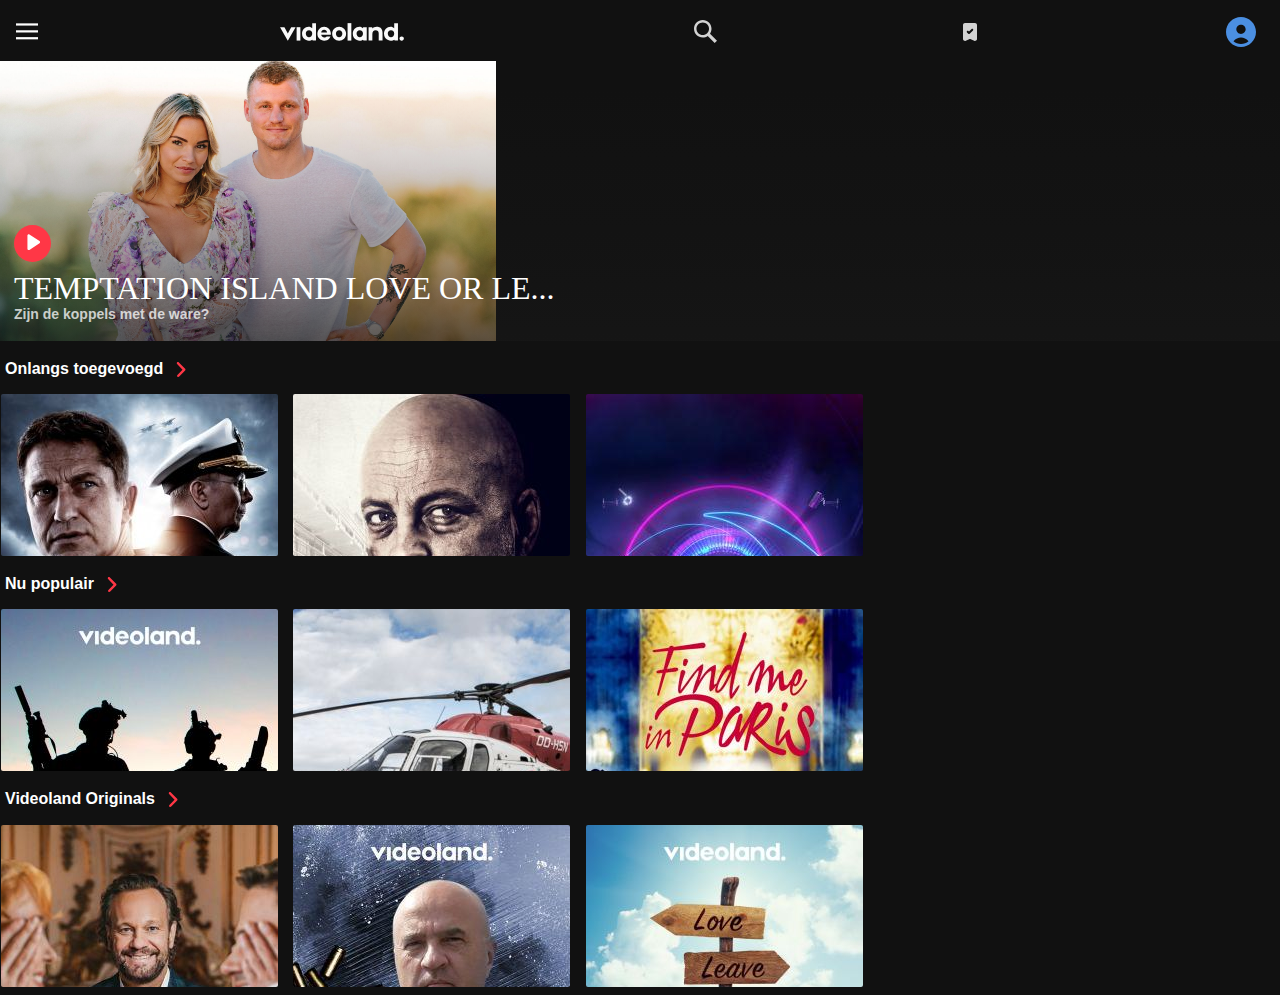
<file: index.html>
<!doctype html>
<html lang="nl">

<!--Head--> 

<head>
	<meta charset="UTF-8">
	<meta name="author" content="jouw naam">
	<meta name="viewport" content="width=device-width, initial-scale=1">

	<title>Videoland</title>

	<link href="styles/style.css" rel="stylesheet">
</head>


<!--Body--> 
<!--Heading--> 

<body>
	<header>
		<nav>
			<ul>
				<li>
					<a href="">
						<span>menu</span>
					</a>
				</li>


				<li>
					<a href=""> <svg xmlns="http://www.w3.org/2000/svg" width="126" height="20" viewBox="0 0 121 17">
							<g fill="#F9F9F9" transform="translate(1)">
								<polygon
									points="4.226 3.875 0 3.875 7.469 16.886 14.938 3.875 10.712 3.875 7.469 9.992" />
								<rect width="3.613" height="12.882" x="15.921" y="3.875" />
								<path
									d="M42.3464666 3.47686957C40.5734259 3.46783851 38.8794358 4.20971738 37.6838745 5.51884058 35.2753123 8.14298477 35.2731975 12.1727504 37.6790041 14.7994203 38.9077024 16.1352431 40.645052 16.8878679 42.4601091 16.8706087 46.6811187 16.8706087 48.1122033 13.6534493 48.416603 12.8037101L44.6939973 12.8037101C44.288131 13.4529855 43.4763984 13.8271304 42.4601091 13.8271304 41.276603 13.8271304 39.8812347 13.1421449 39.5151432 11.2211014L39.4867326 11.0701449 48.7559072 11.0701449C48.7940633 10.740351 48.8143862 10.4087381 48.8167872 10.0767536 48.8167872 6.43675362 45.9140314 3.47686957 42.3464666 3.47686957zM39.5362483 8.93565217L39.5670941 8.78307246C39.7911323 7.6866087 40.6531924 6.40672464 42.3464666 6.40672464 44.0170123 6.40672464 44.8847544 7.6857971 45.1201569 8.78144928L45.1534379 8.93565217 39.5362483 8.93565217zM56.7498499 3.47686957C53.0508644 3.47686957 50.0522442 6.47497852 50.0522442 10.1733333 50.0522442 13.8716882 53.0508644 16.8697971 56.7498499 16.8697971 60.4488354 16.8697971 63.4474557 13.8716882 63.4474557 10.1733333 63.4434293 6.47664729 60.4471664 3.48089524 56.7498499 3.47686957zM56.7498499 13.4846377C54.9908254 13.4846377 53.665266 12.0611014 53.665266 10.1733333 53.665266 8.28556522 54.9916371 6.86121739 56.7498499 6.86121739 58.5080628 6.86121739 59.8344338 8.28556522 59.8344338 10.1733333 59.8344338 12.0611014 58.5080628 13.4846377 56.7498499 13.4846377zM116.923588 12.8231884L116.716596 12.8231884C115.604793 12.8231884 114.703499 13.7243289 114.703499 14.835942 114.703499 15.9475552 115.604793 16.8486957 116.716596 16.8486957L116.923588 16.8486957C118.035391 16.8486956 118.936685 15.9475551 118.936685 14.835942 118.936685 13.7243289 118.035391 12.8231884 116.923588 12.8231884zM106.203847 3.47686957C102.581896 3.47686957 99.8504161 6.3555942 99.8504161 10.1733333 99.8504161 12.6576232 100.937326 14.2215652 101.849714 15.0956522 103.03249 16.2256566 104.602837 16.8604249 106.238752 16.8697971 107.997776 16.8697971 109.113097 16.2416232 109.712967 15.8309565L110.045778 16.7561739 113.240757 16.7561739 113.240757 0 109.632606 0 109.632606 4.97669565 109.632606 4.97669565C108.846849 4.05797101 107.55457 3.47686957 106.203847 3.47686957zM106.549645 13.4846377C105.754504 13.4941403 104.98832 13.1866095 104.420471 12.630029 103.795437 12.0091594 103.465873 11.113971 103.465873 10.0418551 103.465873 8.48034783 104.619345 6.86446377 106.550457 6.86446377 107.477456 6.86446377 108.269707 7.22156522 108.838731 7.89681159 109.363675 8.53830534 109.645125 9.34456967 109.633417 10.1733333 109.632606 12.0611014 108.307046 13.4846377 106.549645 13.4846377zM76.2216917 3.47686957C72.5997408 3.47686957 69.8682606 6.3555942 69.8682606 10.1733333 69.8682606 12.6576232 70.9559823 14.2215652 71.867558 15.0956522 73.0506292 16.2257077 74.6212443 16.8604672 76.2574079 16.8697971 78.0156207 16.8697971 79.1309413 16.2416232 79.7308117 15.8309565L80.0636221 16.7561739 83.2594134 16.7561739 83.2594134 3.87130435 79.7746453 3.87130435 79.6472033 4.97669565 79.6472033 4.97669565C78.8606344 4.05797101 77.5691678 3.47686957 76.2216917 3.47686957zM76.5674898 13.4846377C75.7715245 13.4947005 75.0043775 13.1871346 74.4358799 12.630029 73.8116576 12.0091594 73.4812824 11.113971 73.4812824 10.0418551 73.4812824 8.48034783 74.6347544 6.86446377 76.5658663 6.86446377 77.4936767 6.86446377 78.285116 7.22156522 78.8549523 7.89681159 79.3795254 8.5385129 79.6609268 9.34463773 79.6496385 10.1733333 79.6472033 12.0611014 78.3216439 13.4846377 76.5634311 13.4846377L76.5674898 13.4846377zM27.4771487 3.47686957C23.8551978 3.47686957 21.1237176 6.3555942 21.1237176 10.1733333 21.1237176 12.6576232 22.2114393 14.2215652 23.123015 15.0956522 24.3060862 16.2257077 25.8767013 16.8604672 27.5128649 16.8697971 29.2710778 16.8697971 30.3863984 16.2416232 30.9862688 15.8309565L31.3190791 16.7561739 34.5140587 16.7561739 34.5140587 0 30.906719 0 30.906719 4.97669565 30.906719 4.97669565C30.1201501 4.05797101 28.8286835 3.47686957 27.4771487 3.47686957zM27.8229468 13.4846377C27.0278219 13.4940505 26.2616718 13.1865329 25.6937722 12.630029 25.0695498 12.0091594 24.7391746 11.113971 24.7391746 10.0418551 24.7391746 8.48034783 25.8926467 6.86446377 27.8237585 6.86446377 28.7515689 6.86446377 29.5430082 7.22156522 30.1128445 7.89681159 30.6374177 8.5385129 30.918819 9.34463773 30.9075307 10.1733333 30.906719 12.0611014 29.5803479 13.4846377 27.8229468 13.4846377z" />
								<rect width="3.613" height="16.756" x="64.849" />
								<path
									d="M88.6412005,10.6229565 C88.6412005,8.25228986 89.7605798,6.86446377 91.7257844,6.86446377 C93.6560846,6.86446377 94.7551705,7.94388406 94.7551705,10.045913 L94.7624761,16.7561739 L98.429884,16.7561739 L98.429884,9.50863768 C98.429884,5.37356522 96.4516917,3.47686957 92.7087926,3.47686957 C91.1940996,3.47686957 89.4285812,4.18457971 88.642824,5.10005797 L88.515382,3.86724638 L85.0346726,3.86724638 L85.0346726,16.7561739 L88.6412005,16.7561739 L88.6412005,10.6229565 Z" />
							</g>
						</svg>
					</a>
				</li>

				<li>
					<a href="">
						<span>zoeken</span>
					</a>
				</li>

				<li>
					<a href="">
						<span>mijn films</span>
					</a>
				</li>

				<li>
					<a href="">
						<span>profiel</span>
					</a>
				</li>



			</ul>
		</nav>
	</header>

	<!--Highlighted--> 

	<main>
		<article>
			<img src="images/temptation1.jpg" alt="Temptation Island">
		</article>

		<aside>
			<button><svg width="16" height="16" xmlns="http://www.w3.org/2000/svg" viewBox="-1 -1 80 100"
					class="svg-icon triptych__play-icon">
					<g fill="currentColor">
						<path
							d="M10.5,92.1v-84c0-4.4,3.6-8,8-8c1.6,0,3.1,0.5,4.4,1.3l63.1,42c3.7,2.4,4.7,7.4,2.2,11c-0.6,0.9-1.3,1.6-2.2,2.2l-63.1,42c-3.7,2.4-8.6,1.5-11.1-2.2C11,95.2,10.5,93.7,10.5,92.1z">
						</path>
					</g>
				</svg></button>
			<h1>TEMPTATION ISLAND LOVE OR LE...</h1>
			<h4>Zijn de koppels met de ware?</h4>
		</aside>

	<!--Overview--> 

		<section>
			<h2>Onlangs toegevoegd</h2>
			<button onclick="location.href='http://127.0.0.1:5500/overview.html' 	" type="button"></button>
		</section>


		<section>
			<article>
				<h3>Hunter Killer</h3>
				<figure>
					<img src="images/hunter.jpg" alt="Hunter Killer">
				</figure>
				<a href="/detail.html"> <span>Bekijk nu</span></a>
			</article>

			<article>
				<h3>Brawl in Cell Block 99</h3>
				<figure>
					<img src="images/brawl.jpg" alt="Brawl in Cell Block 99">
				</figure>
				<a href=""> <span>Bekijk nu</span> </a>
			</article>

			<article>
				<h3>Big Brother</h3>
				<figure>
					<img src="images/brother.jpg" alt="Big Brother">
				</figure>
				<a href=""> <span>Bekijk nu</span> </a>
			</article>
		</section>

		<section>
			<h2>Nu populair</h2>
			<button></button>
		</section>

		<section>
			<article>
				<h3>Marsof</h3>
				<figure>
					<img src="images/marsof.jpg" alt="Marsof">
				</figure>
				<a href=""> <span>Bekijk nu</span></a>
			</article>

			<article>
				<h3>Helden van hier</h3>
				<figure>
					<img src="images/helden.jpg" alt="Helden van hier">
				</figure>
				<a href=""> <span>Bekijk nu</span> </a>
			</article>

			<article>
				<h3>Find me in Paris</h3>
				<figure>
					<img src="images/paris.jpg" alt="Find me in Paris">
				</figure>
				<a href=""> <span>Bekijk nu</span> </a>
			</article>

		</section>

		<section>
			<h2>Videoland Originals</h2>
			<button></button>
		</section>

		<section>
			<article>
				<h3>Married at first sight</h3>
				<figure>
					<img src="images/married.jpg" alt="Married at first sight">
				</figure>
				<a href=""> <span>Bekijk nu</span></a>
			</article>

			<article>
				<h3>De jacht op de Mocro Maffia</h3>
				<figure>
					<img src="images/mocro.jpg" alt="De jacht op de Mocro Maffia">
				</figure>
				<a href=""> <span>Bekijk nu</span> </a>
			</article>

			<article>
				<h3>~Temptation Island</h3>
				<figure>
					<img src="images/temptation.jpg" alt="Temptation Island">
				</figure>
				<a href=""> <span>Bekijk nu</span> </a>
			</article>

		</section>

		<!--JS--> 


		<script src="scripts/script.js"></script>
	</main>

	<footer>

	</footer>

</body>

</html>
</file>
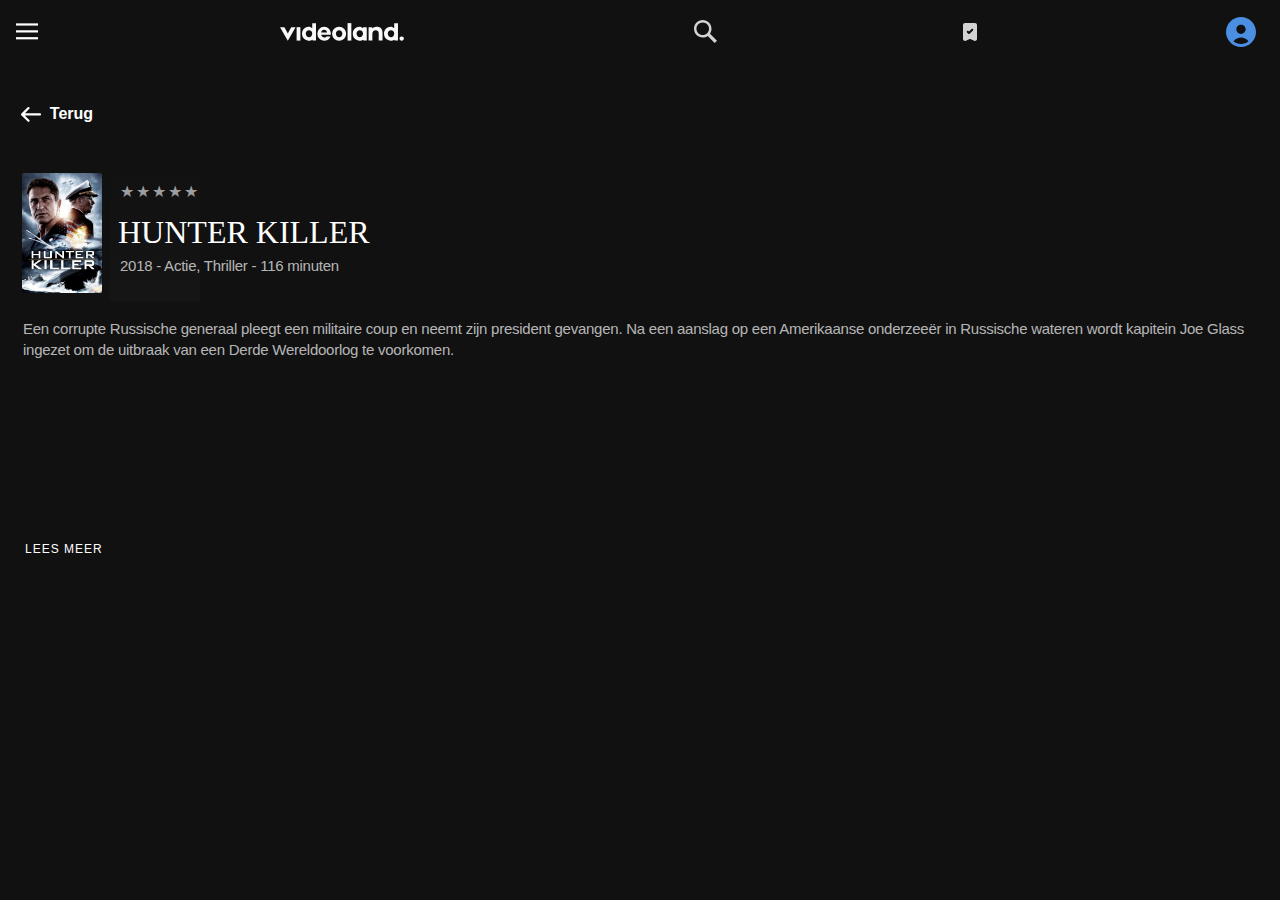
<file: detail.html>
<!doctype html>
<html lang="nl">

<!--Head--> 

<head>
	<meta charset="UTF-8">
	<meta name="author" content="jouw naam">
	<meta name="viewport" content="width=device-width, initial-scale=1">

	<title>Videoland</title>

	<link href="styles/style.css" rel="stylesheet">
</head>

<!--Body--> 
<!--Heading--> 

<body>
	<header class="header2">
		<nav>
			<ul>
				<li>
					<a href="">
						<span>menu</span>
					</a>
				</li>


				<li>
					<a href="index.html"> <svg xmlns="http://www.w3.org/2000/svg" width="126" height="20"
							viewBox="0 0 121 17">
							<g fill="#F9F9F9" transform="translate(1)">
								<polygon
									points="4.226 3.875 0 3.875 7.469 16.886 14.938 3.875 10.712 3.875 7.469 9.992" />
								<rect width="3.613" height="12.882" x="15.921" y="3.875" />
								<path
									d="M42.3464666 3.47686957C40.5734259 3.46783851 38.8794358 4.20971738 37.6838745 5.51884058 35.2753123 8.14298477 35.2731975 12.1727504 37.6790041 14.7994203 38.9077024 16.1352431 40.645052 16.8878679 42.4601091 16.8706087 46.6811187 16.8706087 48.1122033 13.6534493 48.416603 12.8037101L44.6939973 12.8037101C44.288131 13.4529855 43.4763984 13.8271304 42.4601091 13.8271304 41.276603 13.8271304 39.8812347 13.1421449 39.5151432 11.2211014L39.4867326 11.0701449 48.7559072 11.0701449C48.7940633 10.740351 48.8143862 10.4087381 48.8167872 10.0767536 48.8167872 6.43675362 45.9140314 3.47686957 42.3464666 3.47686957zM39.5362483 8.93565217L39.5670941 8.78307246C39.7911323 7.6866087 40.6531924 6.40672464 42.3464666 6.40672464 44.0170123 6.40672464 44.8847544 7.6857971 45.1201569 8.78144928L45.1534379 8.93565217 39.5362483 8.93565217zM56.7498499 3.47686957C53.0508644 3.47686957 50.0522442 6.47497852 50.0522442 10.1733333 50.0522442 13.8716882 53.0508644 16.8697971 56.7498499 16.8697971 60.4488354 16.8697971 63.4474557 13.8716882 63.4474557 10.1733333 63.4434293 6.47664729 60.4471664 3.48089524 56.7498499 3.47686957zM56.7498499 13.4846377C54.9908254 13.4846377 53.665266 12.0611014 53.665266 10.1733333 53.665266 8.28556522 54.9916371 6.86121739 56.7498499 6.86121739 58.5080628 6.86121739 59.8344338 8.28556522 59.8344338 10.1733333 59.8344338 12.0611014 58.5080628 13.4846377 56.7498499 13.4846377zM116.923588 12.8231884L116.716596 12.8231884C115.604793 12.8231884 114.703499 13.7243289 114.703499 14.835942 114.703499 15.9475552 115.604793 16.8486957 116.716596 16.8486957L116.923588 16.8486957C118.035391 16.8486956 118.936685 15.9475551 118.936685 14.835942 118.936685 13.7243289 118.035391 12.8231884 116.923588 12.8231884zM106.203847 3.47686957C102.581896 3.47686957 99.8504161 6.3555942 99.8504161 10.1733333 99.8504161 12.6576232 100.937326 14.2215652 101.849714 15.0956522 103.03249 16.2256566 104.602837 16.8604249 106.238752 16.8697971 107.997776 16.8697971 109.113097 16.2416232 109.712967 15.8309565L110.045778 16.7561739 113.240757 16.7561739 113.240757 0 109.632606 0 109.632606 4.97669565 109.632606 4.97669565C108.846849 4.05797101 107.55457 3.47686957 106.203847 3.47686957zM106.549645 13.4846377C105.754504 13.4941403 104.98832 13.1866095 104.420471 12.630029 103.795437 12.0091594 103.465873 11.113971 103.465873 10.0418551 103.465873 8.48034783 104.619345 6.86446377 106.550457 6.86446377 107.477456 6.86446377 108.269707 7.22156522 108.838731 7.89681159 109.363675 8.53830534 109.645125 9.34456967 109.633417 10.1733333 109.632606 12.0611014 108.307046 13.4846377 106.549645 13.4846377zM76.2216917 3.47686957C72.5997408 3.47686957 69.8682606 6.3555942 69.8682606 10.1733333 69.8682606 12.6576232 70.9559823 14.2215652 71.867558 15.0956522 73.0506292 16.2257077 74.6212443 16.8604672 76.2574079 16.8697971 78.0156207 16.8697971 79.1309413 16.2416232 79.7308117 15.8309565L80.0636221 16.7561739 83.2594134 16.7561739 83.2594134 3.87130435 79.7746453 3.87130435 79.6472033 4.97669565 79.6472033 4.97669565C78.8606344 4.05797101 77.5691678 3.47686957 76.2216917 3.47686957zM76.5674898 13.4846377C75.7715245 13.4947005 75.0043775 13.1871346 74.4358799 12.630029 73.8116576 12.0091594 73.4812824 11.113971 73.4812824 10.0418551 73.4812824 8.48034783 74.6347544 6.86446377 76.5658663 6.86446377 77.4936767 6.86446377 78.285116 7.22156522 78.8549523 7.89681159 79.3795254 8.5385129 79.6609268 9.34463773 79.6496385 10.1733333 79.6472033 12.0611014 78.3216439 13.4846377 76.5634311 13.4846377L76.5674898 13.4846377zM27.4771487 3.47686957C23.8551978 3.47686957 21.1237176 6.3555942 21.1237176 10.1733333 21.1237176 12.6576232 22.2114393 14.2215652 23.123015 15.0956522 24.3060862 16.2257077 25.8767013 16.8604672 27.5128649 16.8697971 29.2710778 16.8697971 30.3863984 16.2416232 30.9862688 15.8309565L31.3190791 16.7561739 34.5140587 16.7561739 34.5140587 0 30.906719 0 30.906719 4.97669565 30.906719 4.97669565C30.1201501 4.05797101 28.8286835 3.47686957 27.4771487 3.47686957zM27.8229468 13.4846377C27.0278219 13.4940505 26.2616718 13.1865329 25.6937722 12.630029 25.0695498 12.0091594 24.7391746 11.113971 24.7391746 10.0418551 24.7391746 8.48034783 25.8926467 6.86446377 27.8237585 6.86446377 28.7515689 6.86446377 29.5430082 7.22156522 30.1128445 7.89681159 30.6374177 8.5385129 30.918819 9.34463773 30.9075307 10.1733333 30.906719 12.0611014 29.5803479 13.4846377 27.8229468 13.4846377z" />
								<rect width="3.613" height="16.756" x="64.849" />
								<path
									d="M88.6412005,10.6229565 C88.6412005,8.25228986 89.7605798,6.86446377 91.7257844,6.86446377 C93.6560846,6.86446377 94.7551705,7.94388406 94.7551705,10.045913 L94.7624761,16.7561739 L98.429884,16.7561739 L98.429884,9.50863768 C98.429884,5.37356522 96.4516917,3.47686957 92.7087926,3.47686957 C91.1940996,3.47686957 89.4285812,4.18457971 88.642824,5.10005797 L88.515382,3.86724638 L85.0346726,3.86724638 L85.0346726,16.7561739 L88.6412005,16.7561739 L88.6412005,10.6229565 Z" />
							</g>
						</svg>
					</a>
				</li>

				<li>
					<a href="">
						<span>zoeken</span>
					</a>
				</li>

				<li>
					<a href="">
						<span>mijn films</span>
					</a>
				</li>

				<li>
					<a href="">
						<span>profiel</span>
					</a>
				</li>



			</ul>
		</nav>
	</header>

	<!--Information--> 

	<main class="main3">


		<section class="section3">
			<button class="button3" onclick="location.href='http://127.0.0.1:5500/overview.html' " type="button"> <img
					src="button-back.svg" alt=""></button>

			<h2>Terug</h2>
		</section>

		<section class="section4">
			<article class="article3">
				<h3>Hunter Killer</h3>
				<figure class="figure3">
					<img src="images/hunter.jpg" alt="">
				</figure>
				<a href="detail.html"> <span>Bekijk nu</span></a>
			</article>

			<section class="5">
				
				<article class="rating">
					<input type="radio" id="star5" name="rate" value="5" />
					<label for="star5" title="text">5 stars</label>
					<input type="radio" id="star4" name="rate" value="4" />
					<label for="star4" title="text">4 stars</label>
					<input type="radio" id="star3" name="rate" value="3" />
					<label for="star3" title="text">3 stars</label>
					<input type="radio" id="star2" name="rate" value="2" />
					<label for="star2" title="text">2 stars</label>
					<input type="radio" id="star1" name="rate" value="1" />
					<label for="star1" title="text">1 star</label>
				  </div>
				
				
				
				
				<!--<ul>
					<li>
						<a href="">
							<span>ster1</span>
						</a>
					</li>
					<li>
						<a href="">
							<span>ster2</span>
						</a>
					</li>
					<li>
						<a href="">
							<span>ster3</span>
						</a>
					</li>
					<li>
						<a href="">
							<span>ster4</span>
						</a>
					</li>
					<li>
						<a href="">
							<span>ster5</span>
						</a>
					</li>
				</ul> -->

				<h1 class="h1-3">Hunter Killer</h1> 
				<p class="p4">2018 - Actie, Thriller - 116 minuten</p>
			</section>


		</section>

		<p class="Eerste"> Een corrupte Russische generaal pleegt een militaire coup en neemt zijn president gevangen.
			Na een aanslag op een Amerikaanse onderzeeër in Russische wateren wordt kapitein Joe Glass ingezet om de
			uitbraak van een Derde Wereldoorlog te voorkomen.</p>
		<p class="Tweede"> Een corrupte Russische generaal pleegt een militaire coup en neemt zijn president gevangen.
			Na een aanslag op een Amerikaanse onderzeeër in Russische wateren wordt kapitein Joe Glass ingezet om de
			uitbraak van een Derde Wereldoorlog te voorkomen. Joe werkt samen met Navy SEALs op de grond om de gekozen
			Russische president te redden. Om dat te bereiken moet hij met zijn onderzeeër doordringen in het gebied;
			zonder enige navigatie en met ontelbaar veel mijnen is dat een levensgevaarlijke klus.</p>

		<button class="meer">
			<p class="pmeer">Lees meer</p>
		</button>

<!--JS--> 

		<script src="scripts/script.js"></script>
	</main>

	<footer>
	</footer>

</body>

</html>
</file>
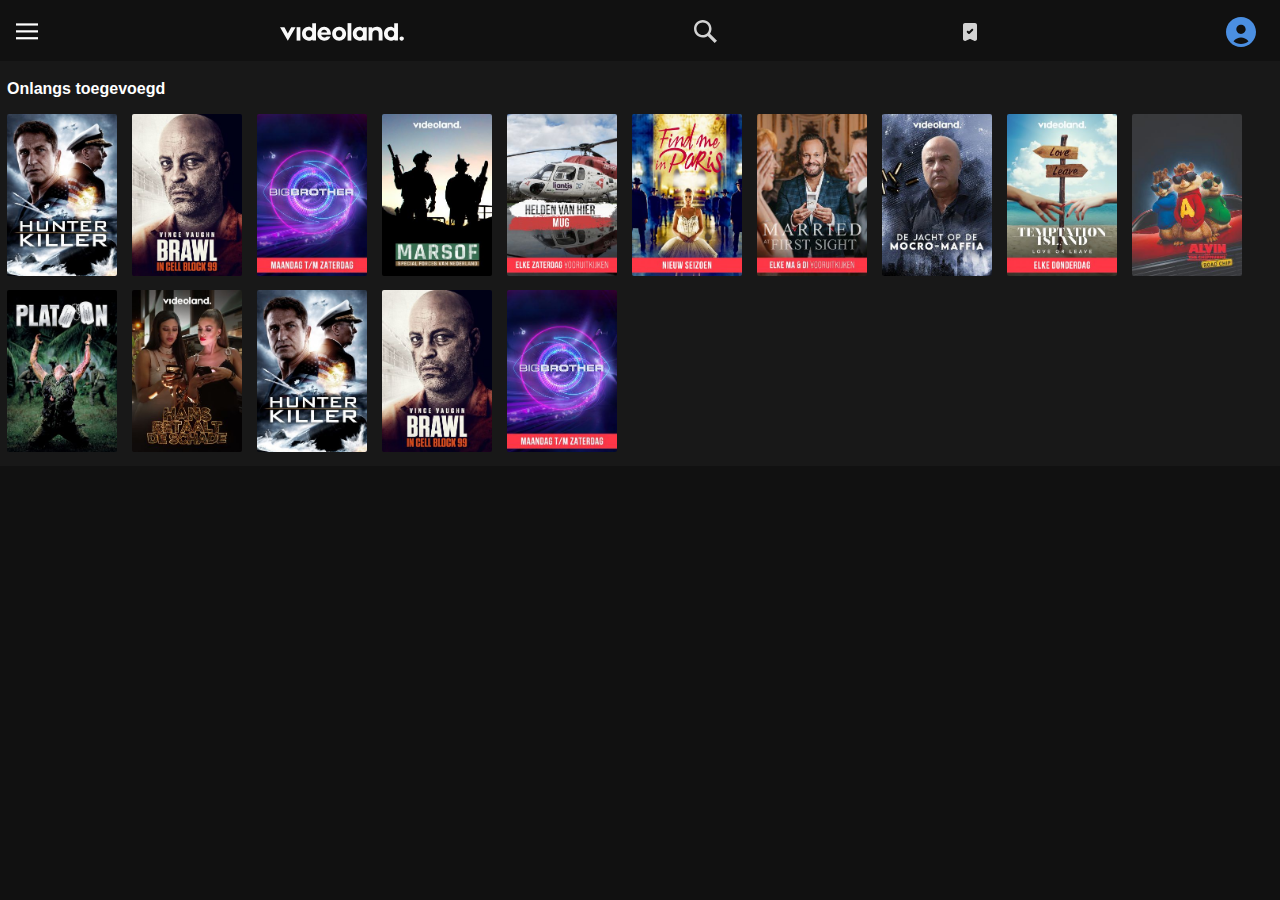
<file: overview.html>
<!doctype html>
<html lang="nl">

<!--Head--> 

<head>
	<meta charset="UTF-8">
	<meta name="author" content="jouw naam">
	<meta name="viewport" content="width=device-width, initial-scale=1">

	<title>Videoland</title>

	<link href="styles/style.css" rel="stylesheet">
</head>

<!--Body--> 
<!--Heading--> 

<body>
	<header class="header2">
		<nav>
			<ul>
				<li>
					<a href="">
						<span>menu</span>
					</a>
				</li>


				<li>
					<a href="/index.html"> <svg xmlns="http://www.w3.org/2000/svg" width="126" height="20"
							viewBox="0 0 121 17">
							<g fill="#F9F9F9" transform="translate(1)">
								<polygon
									points="4.226 3.875 0 3.875 7.469 16.886 14.938 3.875 10.712 3.875 7.469 9.992" />
								<rect width="3.613" height="12.882" x="15.921" y="3.875" />
								<path
									d="M42.3464666 3.47686957C40.5734259 3.46783851 38.8794358 4.20971738 37.6838745 5.51884058 35.2753123 8.14298477 35.2731975 12.1727504 37.6790041 14.7994203 38.9077024 16.1352431 40.645052 16.8878679 42.4601091 16.8706087 46.6811187 16.8706087 48.1122033 13.6534493 48.416603 12.8037101L44.6939973 12.8037101C44.288131 13.4529855 43.4763984 13.8271304 42.4601091 13.8271304 41.276603 13.8271304 39.8812347 13.1421449 39.5151432 11.2211014L39.4867326 11.0701449 48.7559072 11.0701449C48.7940633 10.740351 48.8143862 10.4087381 48.8167872 10.0767536 48.8167872 6.43675362 45.9140314 3.47686957 42.3464666 3.47686957zM39.5362483 8.93565217L39.5670941 8.78307246C39.7911323 7.6866087 40.6531924 6.40672464 42.3464666 6.40672464 44.0170123 6.40672464 44.8847544 7.6857971 45.1201569 8.78144928L45.1534379 8.93565217 39.5362483 8.93565217zM56.7498499 3.47686957C53.0508644 3.47686957 50.0522442 6.47497852 50.0522442 10.1733333 50.0522442 13.8716882 53.0508644 16.8697971 56.7498499 16.8697971 60.4488354 16.8697971 63.4474557 13.8716882 63.4474557 10.1733333 63.4434293 6.47664729 60.4471664 3.48089524 56.7498499 3.47686957zM56.7498499 13.4846377C54.9908254 13.4846377 53.665266 12.0611014 53.665266 10.1733333 53.665266 8.28556522 54.9916371 6.86121739 56.7498499 6.86121739 58.5080628 6.86121739 59.8344338 8.28556522 59.8344338 10.1733333 59.8344338 12.0611014 58.5080628 13.4846377 56.7498499 13.4846377zM116.923588 12.8231884L116.716596 12.8231884C115.604793 12.8231884 114.703499 13.7243289 114.703499 14.835942 114.703499 15.9475552 115.604793 16.8486957 116.716596 16.8486957L116.923588 16.8486957C118.035391 16.8486956 118.936685 15.9475551 118.936685 14.835942 118.936685 13.7243289 118.035391 12.8231884 116.923588 12.8231884zM106.203847 3.47686957C102.581896 3.47686957 99.8504161 6.3555942 99.8504161 10.1733333 99.8504161 12.6576232 100.937326 14.2215652 101.849714 15.0956522 103.03249 16.2256566 104.602837 16.8604249 106.238752 16.8697971 107.997776 16.8697971 109.113097 16.2416232 109.712967 15.8309565L110.045778 16.7561739 113.240757 16.7561739 113.240757 0 109.632606 0 109.632606 4.97669565 109.632606 4.97669565C108.846849 4.05797101 107.55457 3.47686957 106.203847 3.47686957zM106.549645 13.4846377C105.754504 13.4941403 104.98832 13.1866095 104.420471 12.630029 103.795437 12.0091594 103.465873 11.113971 103.465873 10.0418551 103.465873 8.48034783 104.619345 6.86446377 106.550457 6.86446377 107.477456 6.86446377 108.269707 7.22156522 108.838731 7.89681159 109.363675 8.53830534 109.645125 9.34456967 109.633417 10.1733333 109.632606 12.0611014 108.307046 13.4846377 106.549645 13.4846377zM76.2216917 3.47686957C72.5997408 3.47686957 69.8682606 6.3555942 69.8682606 10.1733333 69.8682606 12.6576232 70.9559823 14.2215652 71.867558 15.0956522 73.0506292 16.2257077 74.6212443 16.8604672 76.2574079 16.8697971 78.0156207 16.8697971 79.1309413 16.2416232 79.7308117 15.8309565L80.0636221 16.7561739 83.2594134 16.7561739 83.2594134 3.87130435 79.7746453 3.87130435 79.6472033 4.97669565 79.6472033 4.97669565C78.8606344 4.05797101 77.5691678 3.47686957 76.2216917 3.47686957zM76.5674898 13.4846377C75.7715245 13.4947005 75.0043775 13.1871346 74.4358799 12.630029 73.8116576 12.0091594 73.4812824 11.113971 73.4812824 10.0418551 73.4812824 8.48034783 74.6347544 6.86446377 76.5658663 6.86446377 77.4936767 6.86446377 78.285116 7.22156522 78.8549523 7.89681159 79.3795254 8.5385129 79.6609268 9.34463773 79.6496385 10.1733333 79.6472033 12.0611014 78.3216439 13.4846377 76.5634311 13.4846377L76.5674898 13.4846377zM27.4771487 3.47686957C23.8551978 3.47686957 21.1237176 6.3555942 21.1237176 10.1733333 21.1237176 12.6576232 22.2114393 14.2215652 23.123015 15.0956522 24.3060862 16.2257077 25.8767013 16.8604672 27.5128649 16.8697971 29.2710778 16.8697971 30.3863984 16.2416232 30.9862688 15.8309565L31.3190791 16.7561739 34.5140587 16.7561739 34.5140587 0 30.906719 0 30.906719 4.97669565 30.906719 4.97669565C30.1201501 4.05797101 28.8286835 3.47686957 27.4771487 3.47686957zM27.8229468 13.4846377C27.0278219 13.4940505 26.2616718 13.1865329 25.6937722 12.630029 25.0695498 12.0091594 24.7391746 11.113971 24.7391746 10.0418551 24.7391746 8.48034783 25.8926467 6.86446377 27.8237585 6.86446377 28.7515689 6.86446377 29.5430082 7.22156522 30.1128445 7.89681159 30.6374177 8.5385129 30.918819 9.34463773 30.9075307 10.1733333 30.906719 12.0611014 29.5803479 13.4846377 27.8229468 13.4846377z" />
								<rect width="3.613" height="16.756" x="64.849" />
								<path
									d="M88.6412005,10.6229565 C88.6412005,8.25228986 89.7605798,6.86446377 91.7257844,6.86446377 C93.6560846,6.86446377 94.7551705,7.94388406 94.7551705,10.045913 L94.7624761,16.7561739 L98.429884,16.7561739 L98.429884,9.50863768 C98.429884,5.37356522 96.4516917,3.47686957 92.7087926,3.47686957 C91.1940996,3.47686957 89.4285812,4.18457971 88.642824,5.10005797 L88.515382,3.86724638 L85.0346726,3.86724638 L85.0346726,16.7561739 L88.6412005,16.7561739 L88.6412005,10.6229565 Z" />
							</g>
						</svg>
					</a>
				</li>

				<li>
					<a href="">
						<span>zoeken</span>
					</a>
				</li>

				<li>
					<a href="">
						<span>mijn films</span>
					</a>
				</li>

				<li>
					<a href="">
						<span>profiel</span>
					</a>
				</li>



			</ul>
		</nav>
	</header>


<!--Overview--> 

	<main class="main2">


		<section class="title2">
			<h2>Onlangs toegevoegd</h2>
		</section>


		<section class="section2">
			<article class="article2">
				<h3>Hunter Killer</h3>
				<figure>
					<button onclick="location.href='http://127.0.0.1:5500/detail.html' 	" type="button"></button>
					<img src="images/hunter.jpg" alt="Hunter Killer">
				</figure>
				<a href=""> <span>Bekijk nu</span></a>
			</article>

			<article class="article2">
				<h3>Brawl in Cell Block 99</h3>
				<figure>
					<img src="images/brawl.jpg" alt="Brawl in Cell Block 99">
				</figure>
				<a href=""> <span>Bekijk nu</span> </a>
			</article>

			<article class="article2">
				<h3>Big Brother</h3>
				<figure>
					<img src="images/brother.jpg" alt="Big Brother">
				</figure>
				<a href=""> <span>Bekijk nu</span> </a>
			</article>
	
			<article class="article2">
				<h3>Marsof</h3>
				<figure>
					<img src="images/marsof.jpg" alt="Marsof">
				</figure>
				<a href=""> <span>Bekijk nu</span></a>
			</article>

			<article class="article2">
				<h3>Helden van hier</h3>
				<figure>
					<img src="images/helden.jpg" alt="Helden van hier">
				</figure>
				<a href=""> <span>Bekijk nu</span> </a>
			</article>

			<article class="article2">
				<h3>Find me in Paris</h3>
				<figure>
					<img src="images/paris.jpg" alt="Find me in Paris">
				</figure>
				<a href=""> <span>Bekijk nu</span> </a>
			</article>


			<article class="article2">
				<h3>Married at first sight</h3>
				<figure>
					<img src="images/married.jpg" alt="Married at first sight">
				</figure>
				<a href=""> <span>Bekijk nu</span></a>
			</article>

			<article class="article2">
				<h3>De jacht op de Mocro Maffia</h3>
				<figure>
					<img src="images/mocro.jpg" alt="De jacht op de Mocro Maffia">
				</figure>
				<a href=""> <span>Bekijk nu</span> </a>
			</article>

			<article class="article2">
				<h3>~Temptation Island</h3>
				<figure>
					<img src="images/temptation.jpg" alt="Temptation Island">
				</figure>
				<a href=""> <span>Bekijk nu</span> </a>
			</article>

			<article class="article2">
				<h3>Alvin and the Chipmunks</h3>
				<figure>
					<img src="images/alvin.jpg" alt="Alvin and the Chipmunks">
				</figure>
				<a href=""> <span>Bekijk nu</span></a>
			</article>

			<article class="article2">
				<h3>Platoon</h3>
				<figure>
					<img src="images/platoon.jpg" alt="Platoon">
				</figure>
				<a href=""> <span>Bekijk nu</span> </a>
			</article>

			<article class="article2">
				<h3>Wie betaald de schade</h3>
				<figure>
					<img src="images/hans.jpg" alt="Wie betaald de schade">
				</figure>
				<a href=""> <span>Bekijk nu</span> </a>
			</article>

			<article class="article2">
				<h3>Hunter Killer</h3>
				<figure>
					<img src="images/hunter.jpg" alt="Hunter Killer">
				</figure>
				<a href=""> <span>Bekijk nu</span></a>
			</article>

			<article class="article2">
				<h3>Brawl in Cell Block 99</h3>
				<figure>
					<img src="images/brawl.jpg" alt="Brawl in Cell Block 99">
				</figure>
				<a href=""> <span>Bekijk nu</span> </a>
			</article>

			<article class="article2">
				<h3>Big Brother</h3>
				<figure>
					<img src="images/brother.jpg" alt="Big Brother">
				</figure>
				<a href=""> <span>Bekijk nu</span> </a>
			</article>
		</section>

<!--JS--> 

		<script src="scripts/script.js"></script>
	</main>

	<footer>

	</footer>

</body>

</html>
</file>
<file: styles/style.css>
/* CSS Document */
*,
*::after,
*::before {
  box-sizing: border-box;
}


/* General */

body {
  font-size: 1.25em;
  background-color: #111;
}

h1 {
  color: white;
  text-transform: uppercase;
  font-size: 32px;
  font-family: 'Bebas Neue', cursive;
  font-weight: 400;
  margin-bottom: 0.1em;
  line-height: 30px;
  margin-top: 0.35em;
}

h2 {
  color: white;
  font-size: 16px;
  line-height: 24px;
  font-family: Gotham-Bold, sans-serif;
  margin-top: 1em;

}

h3 {
  color: white;

}

h4 {
  color: RGBA(255, 255, 255, 0.75);
  font-size: 14px;
  margin-top: 0;
  font-family: Gotham-Bold, sans-serif;
}


p {
  color: #FFFFFFB3;
  font-size: 15px;
  font-family: Gotham-Book, sans-serif;
  line-height: 1.4;
  letter-spacing: -.25px;
  margin-left: 15px;
}



/* Section styling */
/* Header / Menu */

header nav ul {
  display: inline-block;
  margin: 0px;
  padding-inline-start: 0px;
  display: flex;
  align-items: center;
  justify-content: space-between;
  height: 3.3rem;

}

header nav ul li {
  list-style-type: none;
}


/* Menu Item 1 */

header nav ul li:nth-of-type(1) a {
  background-image: url('/menu.svg');
  background-size: 100% 100%;
  height: 25px;
  width: 22px;
  display: inline-block;
  margin-left: 0.5rem;
}

header nav ul li:nth-of-type(1) a span {
  display: none;
}

/* Menu Item 2 */

header nav ul li:nth-of-type(2) a {
  margin-right: 3rem;
  display: inline-block;

}

header nav ul li:nth-of-type(2) a span {
  display: none;

}

/* Menu Item 3*/


header nav ul li:nth-of-type(3) a {
  background-image: url('/search1.svg');
  fill: white;
  width: 23px;
  height: 23px;
  display: inline-block;
  margin-right: 3px;
}

header nav ul li:nth-of-type(3) a span {
  display: none;

}

/* Menu Item 4*/

header nav ul li:nth-of-type(4) a {
  background-image: url('/checkbox.svg');
  background-size: 100% 100%;
  width: 20px;
  height: 20px;
  display: inline-block;
  margin-right: 5px;
}

header nav ul li:nth-of-type(4) a span {
  display: none;

}

/* Menu Item 5*/


header nav ul li:nth-of-type(5) a {
  background-image: url('/profile.svg');
  width: 30px;
  height: 30px;
  display: inline-block;
  margin-right: 1rem;
}

header nav ul li:nth-of-type(5) a span {
  display: none;

}


/* Main content */
/* Highlight */

main article {
  height: 280px;
  margin-left: -10px;
  margin-right: -10px;
  overflow: hidden;
  background: -webkit-linear-gradient(rgba(23, 23, 23, 0) 10%, rgba(23, 23, 23, 0.4) 70%, rgba(23, 23, 23, 0.7) 100%);

}


main article img {
  height: 100%;
  object-fit: contain;
  position: relative;
  z-index: -1;

}

/* Content over highlight */

aside {
  position: absolute;
  top: 225px;
  margin-left: 0.3em;
}

main aside button {
  background: #ff3746;
  border-radius: 50px;
  height: 2.3rem;
  width: 2.3rem;
  margin-bottom: 0;
  color: white;
  border: none;
}


/* Overview content */


main section {
  display: flex;
  flex-direction: row;

  width: 100vw;
  position: relative;
  left: 50%;
  right: 50%;
  margin-left: -50vw;
  margin-right: -50vw;

}

main section article {
  height: 162px;
  border-radius: 2px;
  overflow: hidden;
  margin-right: 15px;
  margin-left: 0.5px;
  z-index: 1;

}

main section article img {
  width: 100%;
}

main section article figure {
  margin: 0;
}

main section article figure button {
  background: transparent;
  border: none;
  margin: 0;
  position: absolute;
  width: 120px;
  height: 163px;
}

main section button {
  background-image: url('/viewmore.svg');
  background-size: 100% 100%;
  height: 25px;
  width: 25px;
  margin-left: 0.3rem;
  margin-top: 1rem;
  border: none;
  background-color: Transparent;
}

section h2 {
  margin-left: 5px;

}

article a {
  display: none;
}

main section article figure figcaption {
  display: none;
}

article h3 {
  display: none;

}



/* 2nd page */

.main2 {
  background-color: #181818;
  width: 100vw;
  position: relative;
  left: 50%;
  right: 50%;
  margin-left: -50vw;
  margin-right: -50vw;
}

.section2 {
display: flex;
flex-direction: row;
flex-wrap: wrap;
}

.article2 {
  height: 162px;
  width: 110px;
  border-radius: 2px;
  overflow: hidden;
  margin-right: 8px;
  margin-bottom: 14px;
  margin-left: 7px;
  z-index: 1;
}



.title2 {
  padding-left: 2px;
}



/* 3rd page */

/* Button top*/

.button3 {
  background: transparent;
  border: none;
  font-size: 0;
  padding-right: 24px;
}

.section3 {
  margin-top: 25px;
  padding-left: 10px;
}


.section4 {
  overflow: hidden;

}




/* Information */

.p4 {
  color: #FFFFFFB3;
  font-size: 15px;
  font-family: Gotham-Book, sans-serif;
  line-height: 1.4;
  letter-spacing: -.25px;
  position: absolute;
  top: 101px;
  left: -4px;
}


.article3 {
  height: 120px;
  width: 80px;
  border-radius: 2px;
  overflow: hidden;
  margin-right: 7px;
  margin-bottom: 10px;
  margin-left: 22px;
  margin-top: 34px;
}

/* Rating */

section ul {
  position: absolute;
  top: 40px;
  left: 10px;
  ;
  margin: 0;
  padding: 0;

}

section ul li {
  list-style-type: none;
  display: inline;
}

section ul li span {
  display: none;
}

section ul li:nth-of-type(1) a {
  background-image: url('/star.svg');
  background-size: 100% 100%;
  height: 15px;
  width: 15px;
  display: inline-block;

}

section ul li:nth-of-type(2) a {
  background-image: url('/star.svg');
  background-size: 100% 100%;
  height: 15px;
  width: 15px;
  display: inline-block;
}

section ul li:nth-of-type(3) a {
  background-image: url('/star.svg');
  background-size: 100% 100%;
  height: 15px;
  width: 15px;
  display: inline-block;
}

section ul li:nth-of-type(4) a {
  background-image: url('/star.svg');
  background-size: 100% 100%;
  height: 15px;
  width: 15px;
  display: inline-block;
}

section ul li:nth-of-type(5) a {
  background-image: url('/star.svg');
  background-size: 100% 100%;
  height: 15px;
  width: 15px;
  display: inline-block;
}

/* Rating 2 */

.rating {
  float: left;
  padding-left: 10px;
  padding-top: 43px;
} 

.rating:not(:checked) > input {
  position:absolute;
  top:-9999px;
}

.rating:not(:checked) > label {
  float:right;
  width:1em;
  overflow:hidden;
  white-space:nowrap;
  cursor:pointer;
  font-size:16px;
  color:hsla(0,0%,100%,.6);
}

.rating:not(:checked) > label:before {
  content: '★ ';
}

.rating > input:checked ~ label {
  color: #ff3746;    
}

.rating:not(:checked) > label:hover,
.rating:not(:checked) > label:hover ~ label {
    color: #ff3746;  
}

.rating > input:checked + label:hover,
.rating > input:checked + label:hover ~ label,
.rating > input:checked ~ label:hover,
.rating > input:checked ~ label:hover ~ label,
.rating > label:hover ~ input:checked ~ label {
    color: #ff3746;
}





/* Heading 3 */

.h1-3 {
  position: absolute;
  top: 67px;
  left: 9px;
}


/* P Text */

.meer {
  background: transparent;
  border: none;
}

.pmeer {
  color: #FFFFFFB3;
  font-size: 12px;
  font-family: Gotham-Book, sans-serif;
  letter-spacing: 1px;
  margin-left: 15px;
  color: white;
  text-transform: uppercase;
  position: absolute;
  left: 10px;
  bottom: 330px;
}


/* Javascript */


p.Tweede {
  color: #111;
}

p.hide {
  color: #111;
}

p.show {
  position: absolute;
  top: 302px;
  color: #FFFFFFB3;
}

p.move {
  display: none;
}





/* Component styling */


/* Breakpoints */
@media all and (min-width: 30em) {}

@media all and (min-width: 60em) {}

@media all and (min-width: 90em) {}
</file>
